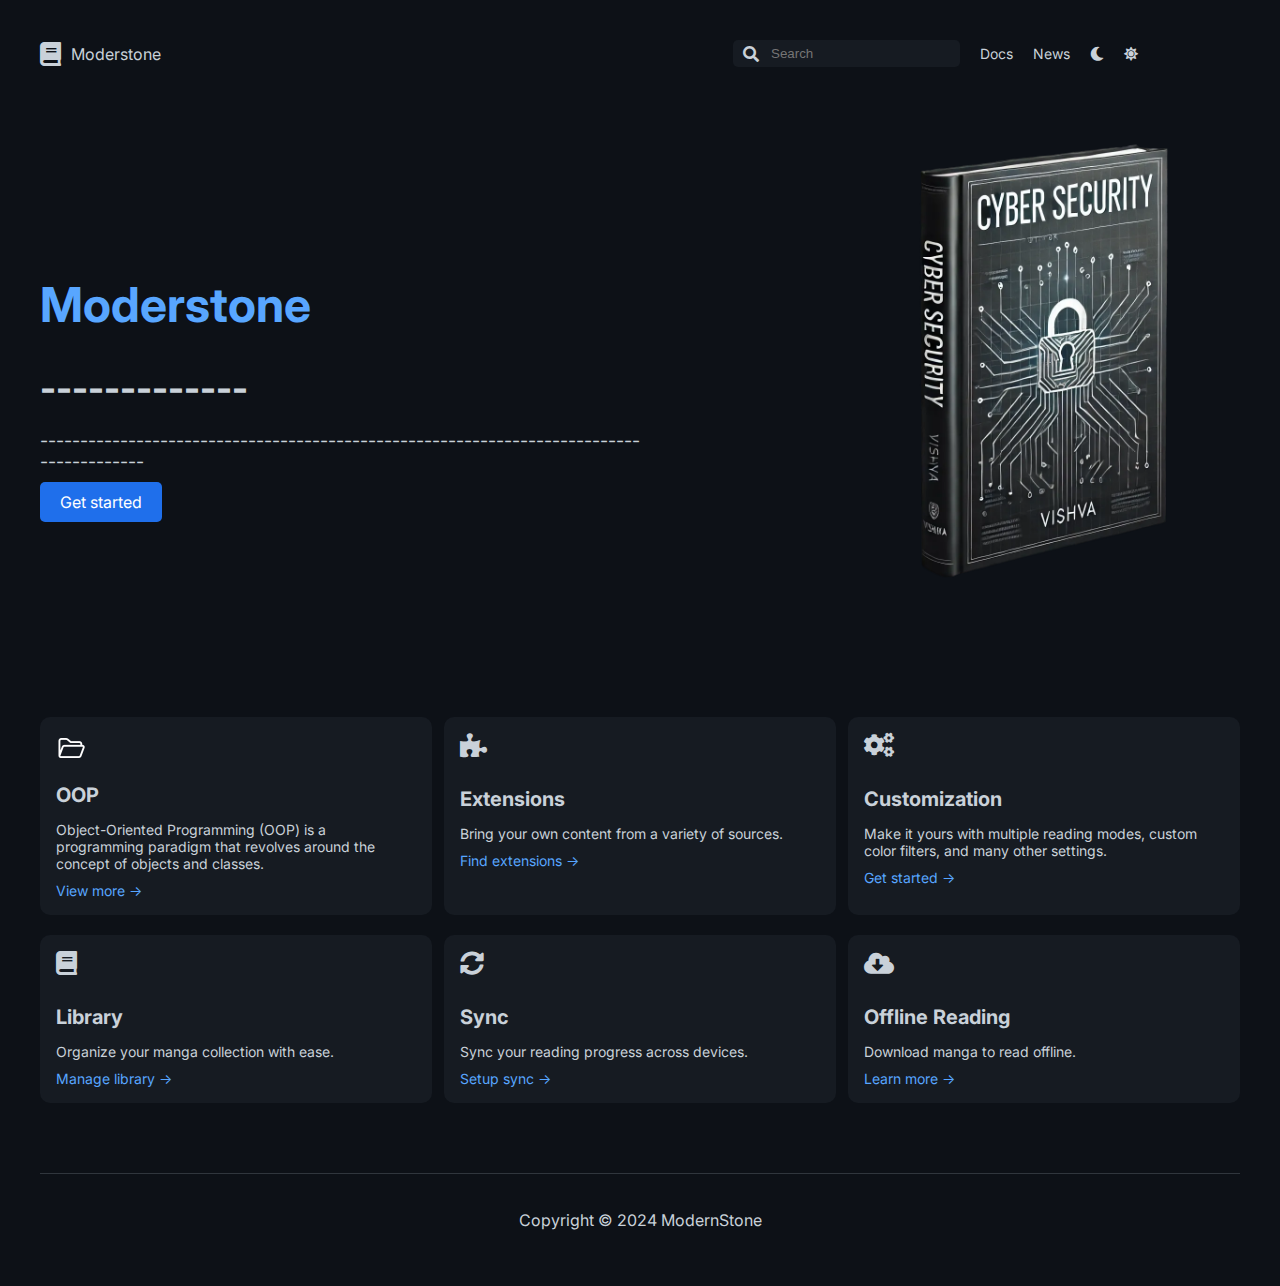
<file: website/index.html>
<html lang="en">
 <head>
  <meta charset="utf-8"/>
  <meta content="width=device-width, initial-scale=1.0" name="viewport"/>
  <title>
    Moderstone
  </title>
  <link href="https://cdnjs.cloudflare.com/ajax/libs/font-awesome/5.15.3/css/all.min.css" rel="stylesheet"/>
  <link href="https://fonts.googleapis.com/css2?family=Inter:wght@400;700&amp;display=swap" rel="stylesheet"/>
  <style>
   body {
            margin: 0;
            font-family: 'Inter', sans-serif;
            background-color: #0d1117;
            color: #c9d1d9;
        }
        .container {
            max-width: 1200px;
            margin: 0 auto;
            padding: 20px;
        }
        .header {
            display: flex;
            justify-content: space-between;
            align-items: center;
            padding: 20px 0;
        }
        .header .logo {
            display: flex;
            align-items: center;
        }
        .header .logo i {
            font-size: 24px;
            margin-right: 10px;
        }
        .header .nav {
            display: flex;
            align-items: center;
        }
        .header .nav a {
            color: #c9d1d9;
            text-decoration: none;
            margin-left: 20px;
            font-size: 14px;
        }
        .header .nav a:hover {
            text-decoration: underline;
        }
        .header .nav .search {
            display: flex;
            align-items: center;
            background-color: #161b22;
            padding: 5px 10px;
            border-radius: 5px;
        }
        .header .nav .search input {
            background: none;
            border: none;
            color: #c9d1d9;
            margin-left: 10px;
            outline: none;
        }
        .main {
            display: flex;
            align-items: center;
            justify-content: space-between;
            padding: 50px 0;
        }
        .main .text {
            max-width: 50%;
        }
        .main h1 {
            font-size: 48px;
            color: #58a6ff;
        }
        .main h2 {
            font-size: 36px;
            font-weight: 700;
            margin: 20px 0;
        }
        .main p {
            font-size: 18px;
            margin: 20px 0;
        }
        .main .btn {
            background-color: #1f6feb;
            color: #fff;
            padding: 10px 20px;
            border-radius: 5px;
            text-decoration: none;
            font-size: 16px;
        }
        .main .btn:hover {
            background-color: #1a5bb8;
        }
        .main .image {
            max-width: 40%;
        }
        .main .image img {
            width: 100%;
            border-radius: 10px;
        }
        .features {
            display: flex;
            flex-wrap: wrap;
            justify-content: space-between;
            margin-top: 50px;
        }
        .features .feature {
            background-color: #161b22;
            padding: 16px;
            border-radius: 10px;
            width: 30%;
            text-align: left;
            margin-bottom: 20px;
        }
        .features .feature i {
            font-size: 24px;
            margin-bottom: 10px;
        }
        .features .feature h3 {
            font-size: 20px;
            margin-bottom: 10px;
        }
        .features .feature p {
            font-size: 14px;
            margin-bottom: 10px;
        }
        .features .feature a {
            color: #58a6ff;
            text-decoration: none;
            font-size: 14px;
        }
        .features .feature a:hover {
            text-decoration: underline;
        }
        .footer {
            text-align: center;
            padding: 20px 0;
            border-top: 1px solid #30363d;
            margin-top: 50px;
        }
        .footer a {
            color: #58a6ff;
            text-decoration: none;
            margin: 0 10px;
            font-size: 14px;
        }
        .footer a:hover {
            text-decoration: underline;
        }
  </style>
 </head>
 <body>
  <div class="container">
   <header class="header">
    <div class="logo">
     <i class="fas fa-book">
     </i>
     <span>
        Moderstone
     </span>
    </div>
    <nav class="nav">
     <div class="search">
      <i class="fas fa-search">
      </i>
      <input placeholder="Search" type="text"/>
     </div>
     <a href="#">
      Docs
     </a>
     <a href="#">
      News
     </a>
     <a href="#">
      <i class="fas fa-moon">
      </i>
     </a>
     <a href="#">
      <i class="fas fa-sun">
      </i>
     </a>
     <a href="#">
      <i class="fas fa-github">
      </i>
     </a>
     <a href="#">
      <i class="fas fa-twitter">
      </i>
     </a>
     <a href="#">
      <i class="fas fa-facebook">
      </i>
     </a>
    </nav>
   </header>
   <main class="main">
    <div class="text">
     <h1>
      Moderstone
     </h1>
     <h2>
      -------------
     </h2>
     <p>
      ----------------------------------------------------------------------------------------
     </p>
     <a class="btn" href="#">
      Get started
     </a>
    </div>
    <div class="image">
     <img src="image/book.webp" alt="book"/> 

    </div>
   </main>
   <section class="features">
    <div class="feature">
     <img src="image/folder30.png" alt="folder"/>
     <h3>
      OOP
     </h3>
     <p>
        Object-Oriented Programming (OOP) is a programming paradigm that revolves around the concept of objects and classes.
     </p>
     <a href="#">
      View more →
     </a>
    </div>
    <div class="feature">
     <i class="fas fa-puzzle-piece">
     </i>
     <h3>
      Extensions
     </h3>
     <p>
      Bring your own content from a variety of sources.
     </p>
     <a href="#">
      Find extensions →
     </a>
    </div>
    <div class="feature">
     <i class="fas fa-cogs">
     </i>
     <h3>
      Customization
     </h3>
     <p>
      Make it yours with multiple reading modes, custom color filters, and many other settings.
     </p>
     <a href="#">
      Get started →
     </a>
    </div>
    <div class="feature">
     <i class="fas fa-book">
     </i>
     <h3>
      Library
     </h3>
     <p>
      Organize your manga collection with ease.
     </p>
     <a href="#">
      Manage library →
     </a>
    </div>
    <div class="feature">
     <i class="fas fa-sync-alt">
     </i>
     <h3>
      Sync
     </h3>
     <p>
      Sync your reading progress across devices.
     </p>
     <a href="#">
      Setup sync →
     </a>
    </div>
    <div class="feature">
     <i class="fas fa-cloud-download-alt">
     </i>
     <h3>
      Offline Reading
     </h3>
     <p>
      Download manga to read offline.
     </p>
     <a href="#">
      Learn more →
     </a>
    </div>
   </section>
   <footer class="footer">
    <p>
     Copyright © 2024 ModernStone
    </p>
   </footer>
  </div>
 </body>
</html>
</file>
